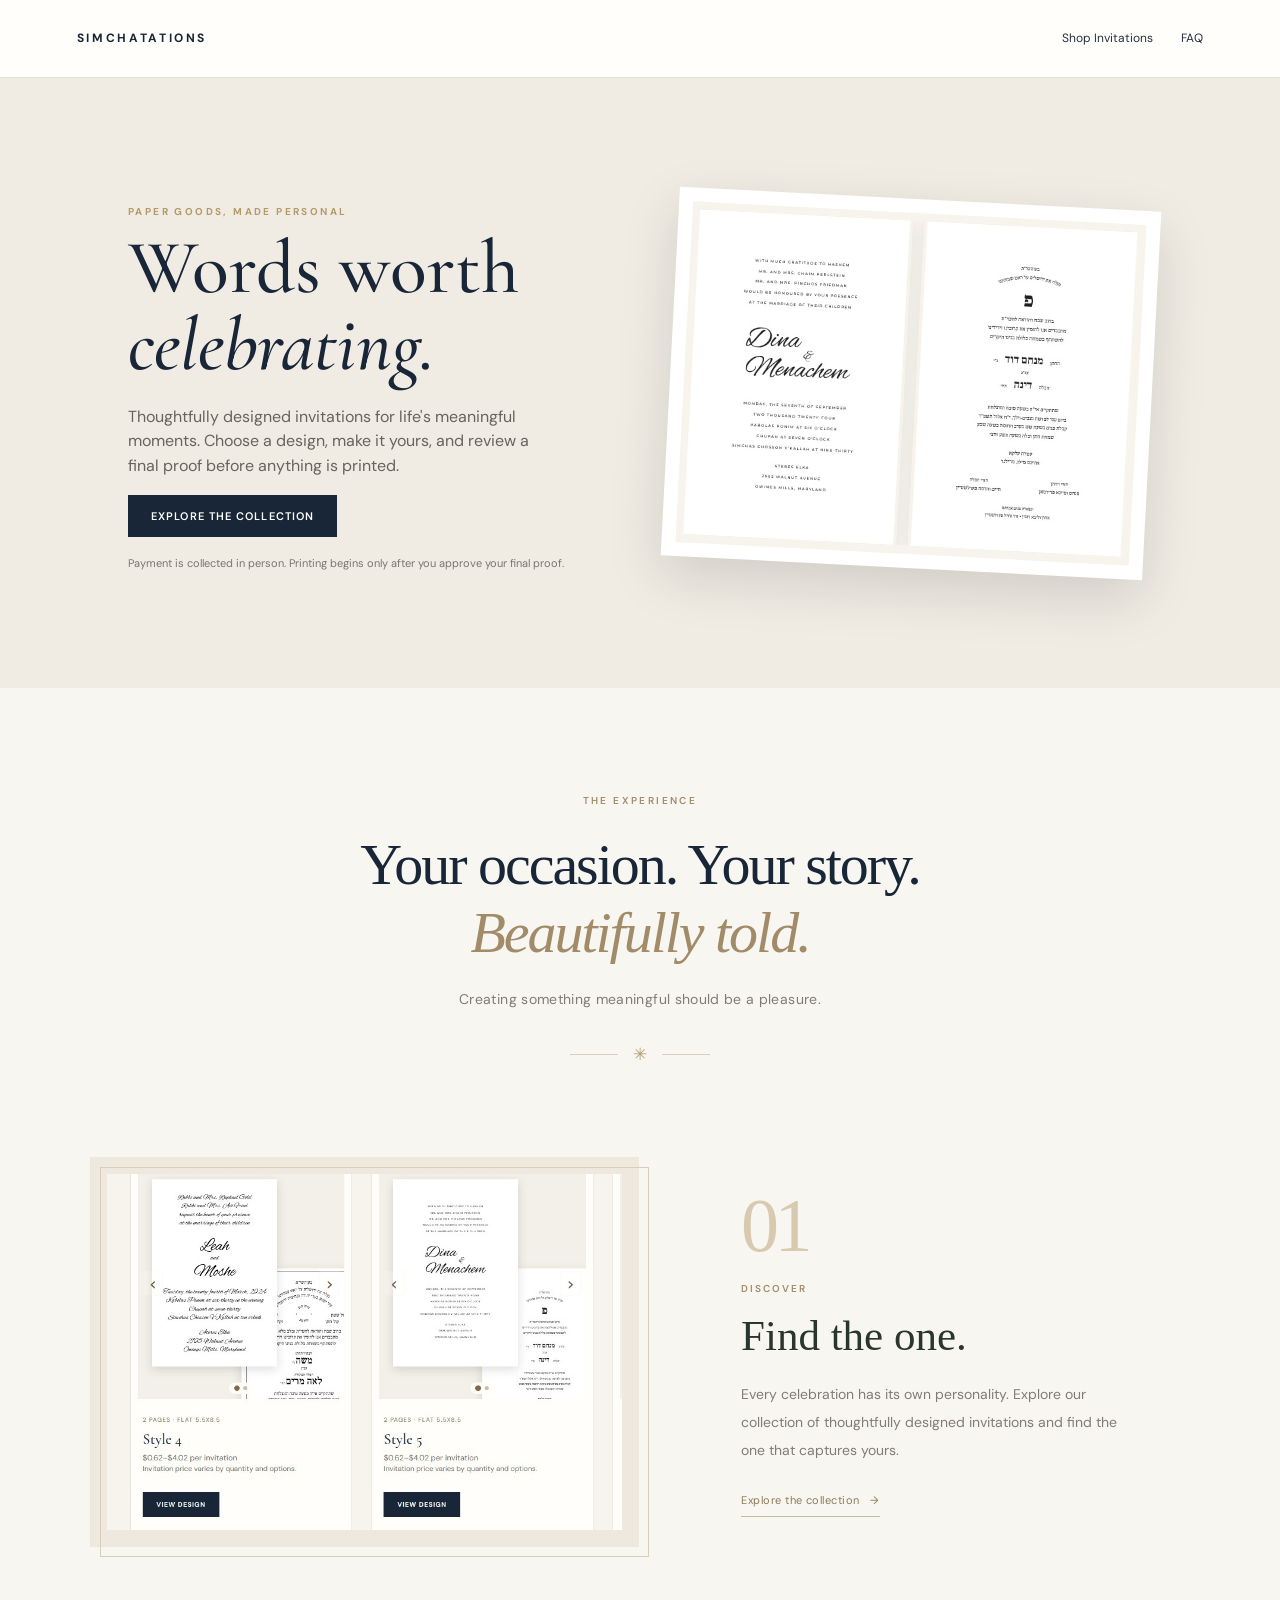
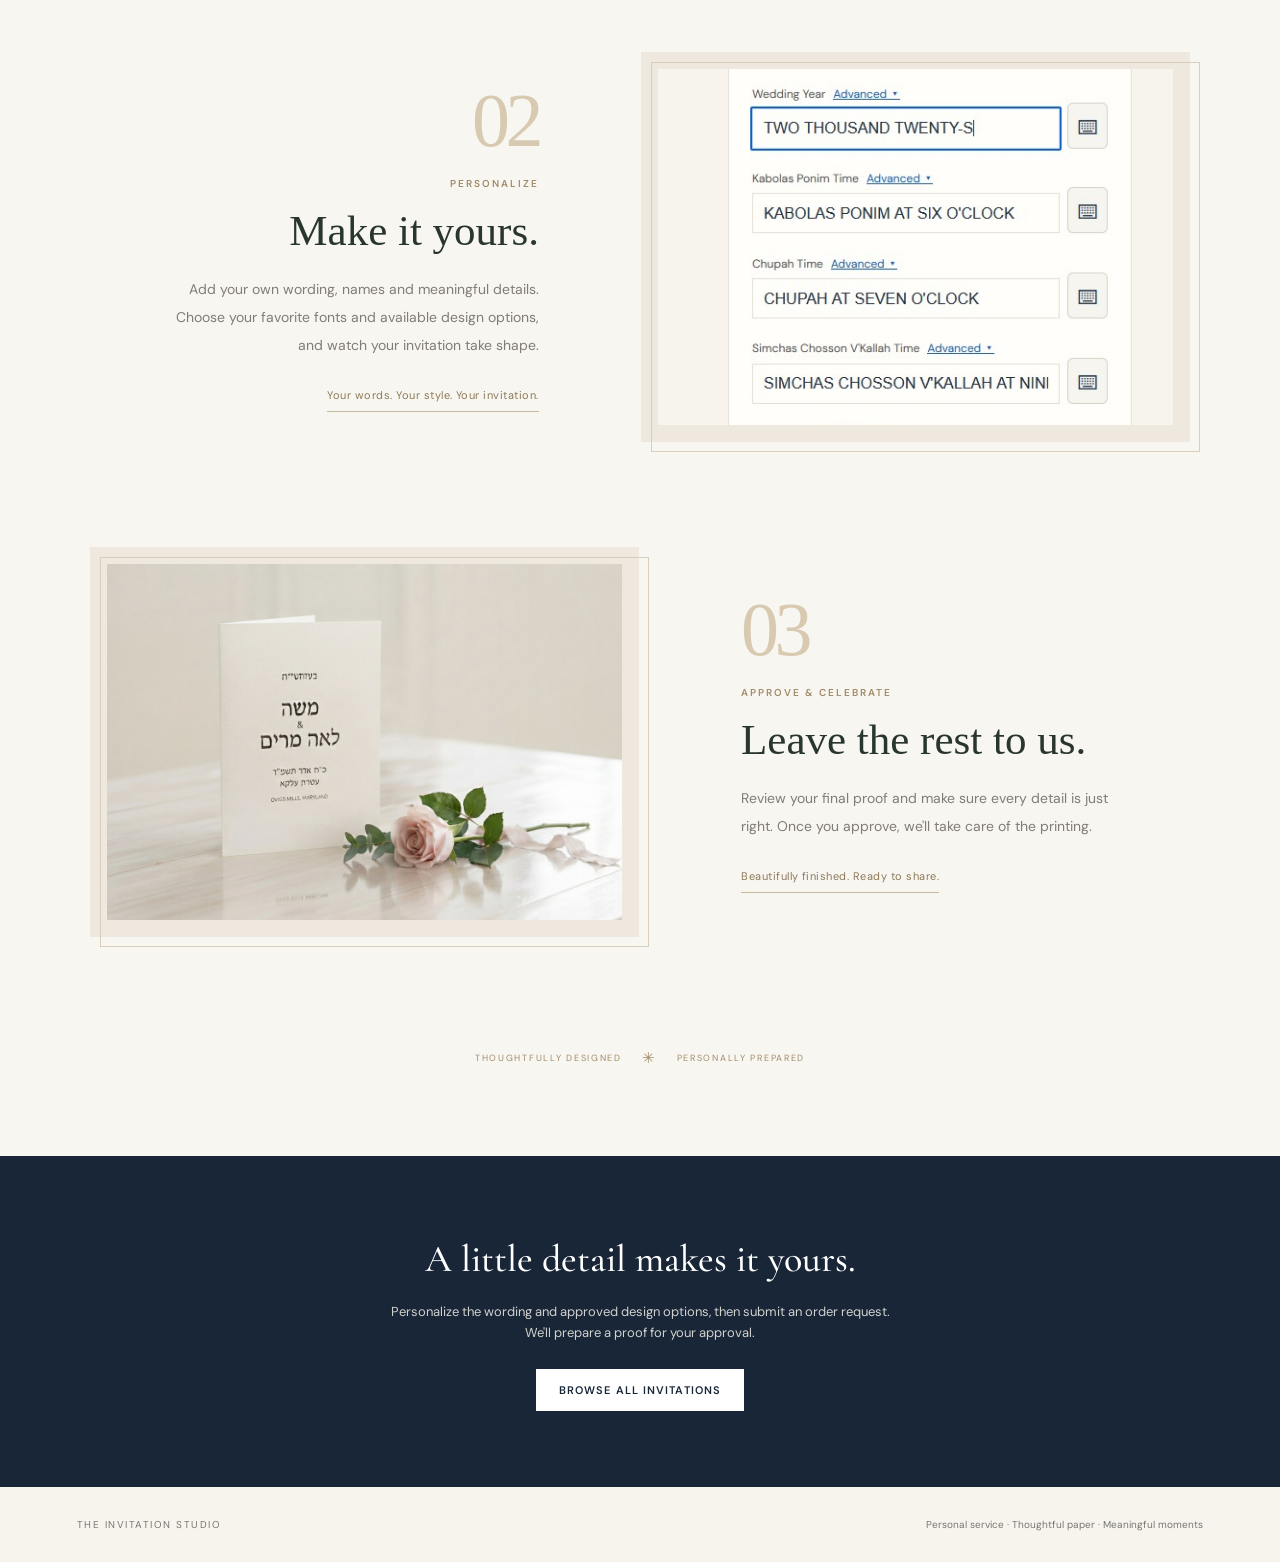
<file: index.html>
<!doctype html>
<html lang="en">
    <head>
        <meta charset="utf-8" />
        <meta name="viewport" content="width=device-width,initial-scale=1" />
        <title>Simchatations</title>
        <link rel="stylesheet" href="assets/css/site.css" />
        <link rel="prefetch" href="./catalog/" as="document" />
    </head>
    <body>
        <header class="site-header">
            <a class="brand" href="index.html">SIMCHATATIONS</a>
            <nav><a href="catalog/">Shop Invitations</a><a href="faq/">FAQ</a></nav>
            
        </header>
        <main>
            <section class="hero">
                <div class="hero-copy">
                    <p class="eyebrow">PAPER GOODS, MADE PERSONAL</p>
                    <h1>Words worth<br /><em>celebrating.</em></h1>
                    <p>
                        Thoughtfully designed invitations for life's meaningful moments. Choose a design, make it yours,
                        and review a final proof before anything is printed.
                    </p>
                    <a class="button" href="catalog/">Explore the collection</a
                    ><small>Payment is collected in person. Printing begins only after you approve your final proof.</small
                    >
                </div>
<div class="hero-art">
    <div class="hero-card-image">
        <img
            src="assets/images/hero-invite.jpg"
            alt="Featured invitation design"
        >
    </div>
</div>
            </section>

            <section class="journey">
                <div class="journey-heading">
                    <span class="journey-eyebrow">THE EXPERIENCE</span>
                    <h2>
                        Your occasion. Your story.<br />
                        <em>Beautifully told.</em>
                    </h2>
                    <p>Creating something meaningful should be a pleasure.</p>
                    <div class="journey-divider">
                        <span>✳</span>
                    </div>
                </div>

                <div class="journey-steps">
                    <!-- STEP 1 -->
                    <article class="journey-step">
                        <div class="journey-image">
                            <img src="assets/images/1.jpg" alt="Explore our invitation collection" />
                        </div>

                        <div class="journey-copy">
                            <span class="journey-number">01</span>
                            <span class="journey-label">DISCOVER</span>
                            <h3>Find the one.</h3>
                            <p>
                                Every celebration has its own personality. Explore our collection of thoughtfully
                                designed invitations and find the one that captures yours.
                            </p>
                            <a href="catalog/" class="journey-link"> Explore the collection <span>→</span> </a>
                        </div>
                    </article>

                    <!-- STEP 2 -->
                    <article class="journey-step reverse">
                        <div class="journey-image">
                            <img src="assets/images/2.jpg" alt="Personalize your invitation" />
                        </div>

                        <div class="journey-copy">
                            <span class="journey-number">02</span>
                            <span class="journey-label">PERSONALIZE</span>
                            <h3>Make it yours.</h3>
                            <p>
                                Add your own wording, names and meaningful details. Choose your favorite fonts and
                                available design options, and watch your invitation take shape.
                            </p>
                            <span class="journey-link"> Your words. Your style. Your invitation. </span>
                        </div>
                    </article>

                    <!-- STEP 3 -->
                    <article class="journey-step">
                        <div class="journey-image">
                            <img src="assets/images/3.jpg" alt="Your finished invitation" />
                        </div>

                        <div class="journey-copy">
                            <span class="journey-number">03</span>
                            <span class="journey-label">APPROVE & CELEBRATE</span>
                            <h3>Leave the rest to us.</h3>
                            <p>
                                Review your final proof and make sure every detail is just right. Once you approve,
                                we'll take care of the printing.
                            </p>
                            <span class="journey-link"> Beautifully finished. Ready to share. </span>
                        </div>
                    </article>
                </div>

                <div class="journey-footer">
                    <span>THOUGHTFULLY DESIGNED</span>
                    <i>✳</i>
                    <span>PERSONALLY PREPARED</span>
                </div>
            </section>

            <section class="bottom-cta">
                <h2>A little detail makes it yours.</h2>
                <p>
                    Personalize the wording and approved design options, then submit an order request. We'll prepare a
                    proof for your approval.
                </p>
                <a class="button button-light" href="catalog/">Browse all invitations</a>
            </section>
        </main>
        <footer>THE INVITATION STUDIO <span>Personal service · Thoughtful paper · Meaningful moments</span></footer>
        <script type="module" src="assets/js/home.js"></script>
    </body>
</html>
</file>
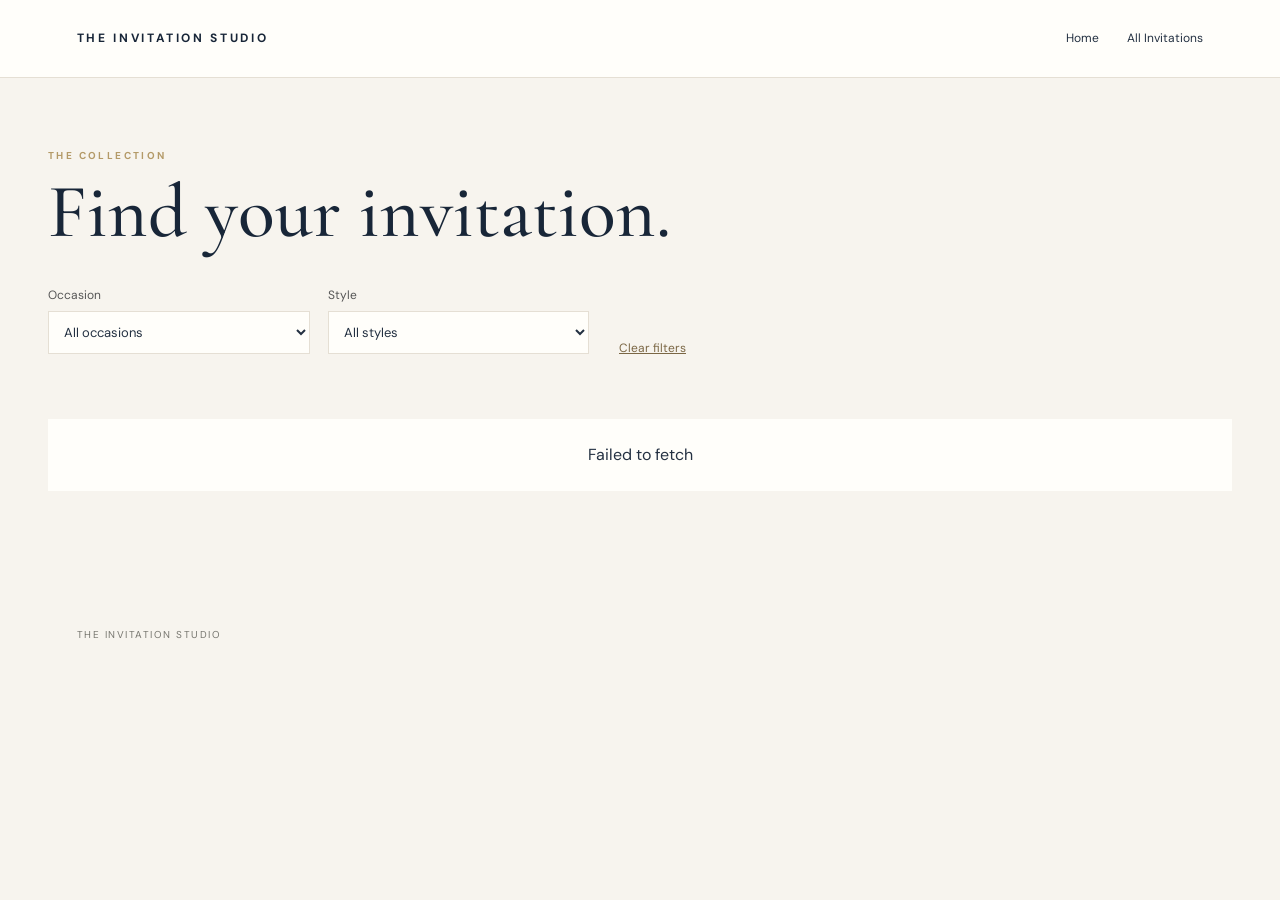
<file: catalog/index.html>
<!doctype html><html lang="en"><head><meta charset="utf-8"><meta name="viewport" content="width=device-width,initial-scale=1"><title>Invitation Collection</title><link rel="stylesheet" href="../assets/css/site.css"><link rel="stylesheet" href="../assets/css/catalog.css"></head><body>
<header class="site-header"><a class="brand" href="../index.html">THE INVITATION STUDIO</a><nav><a href="../index.html">Home</a><a href="./">All Invitations</a></nav><link rel="preconnect" href="https://fonts.googleapis.com">
<link rel="preconnect" href="https://fonts.gstatic.com" crossorigin></header>
<main class="page-wrap"><p class="eyebrow">THE COLLECTION</p><h1>Find your invitation.</h1><div class="filters"><label>Occasion<select id="occasionFilter"><option value="">All occasions</option></select></label><label>Style<select id="styleFilter"><option value="">All styles</option></select></label><button id="clearFilters" class="text-button">Clear filters</button></div><p id="resultCount" class="muted"></p><div id="catalogGrid" class="catalog-grid"></div><p id="catalogMessage" class="message" hidden></p></main><footer>THE INVITATION STUDIO</footer>
<script type="module" src="../assets/js/catalog.js"></script></body></html>
</file>
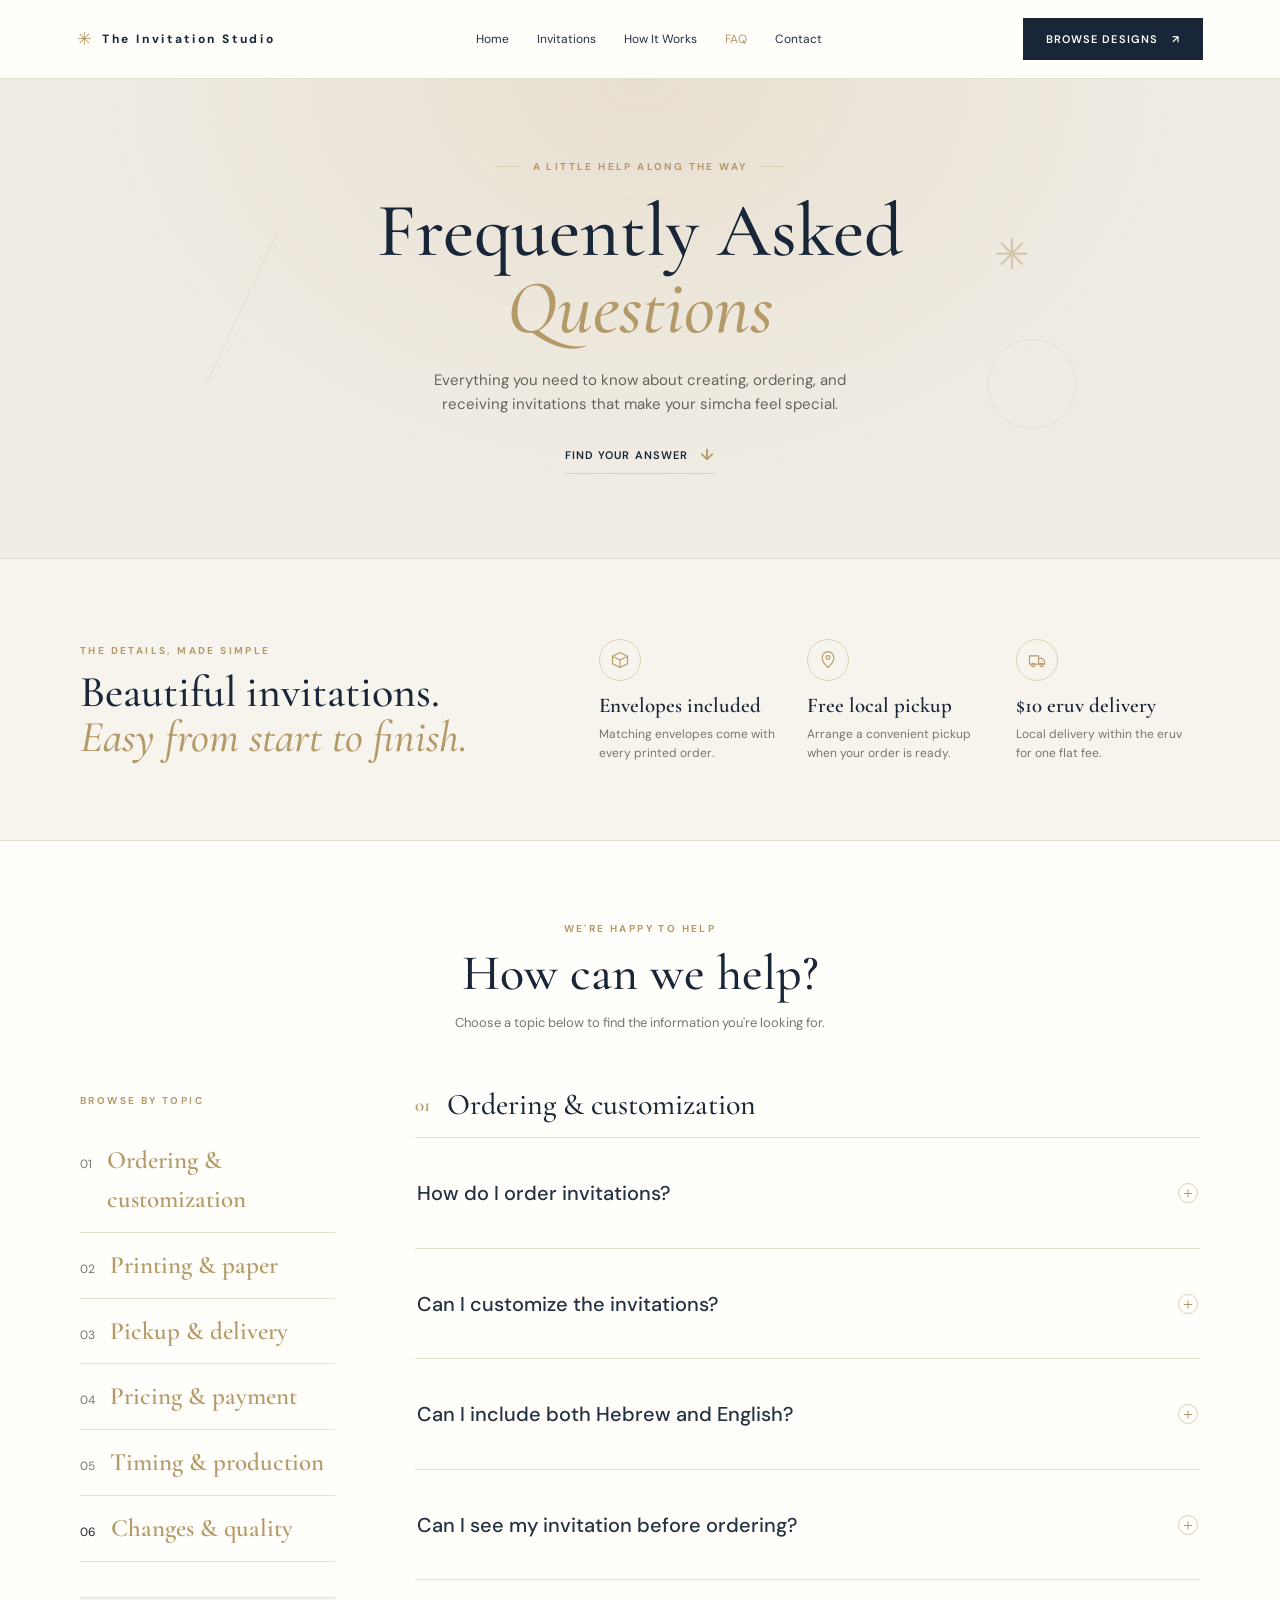
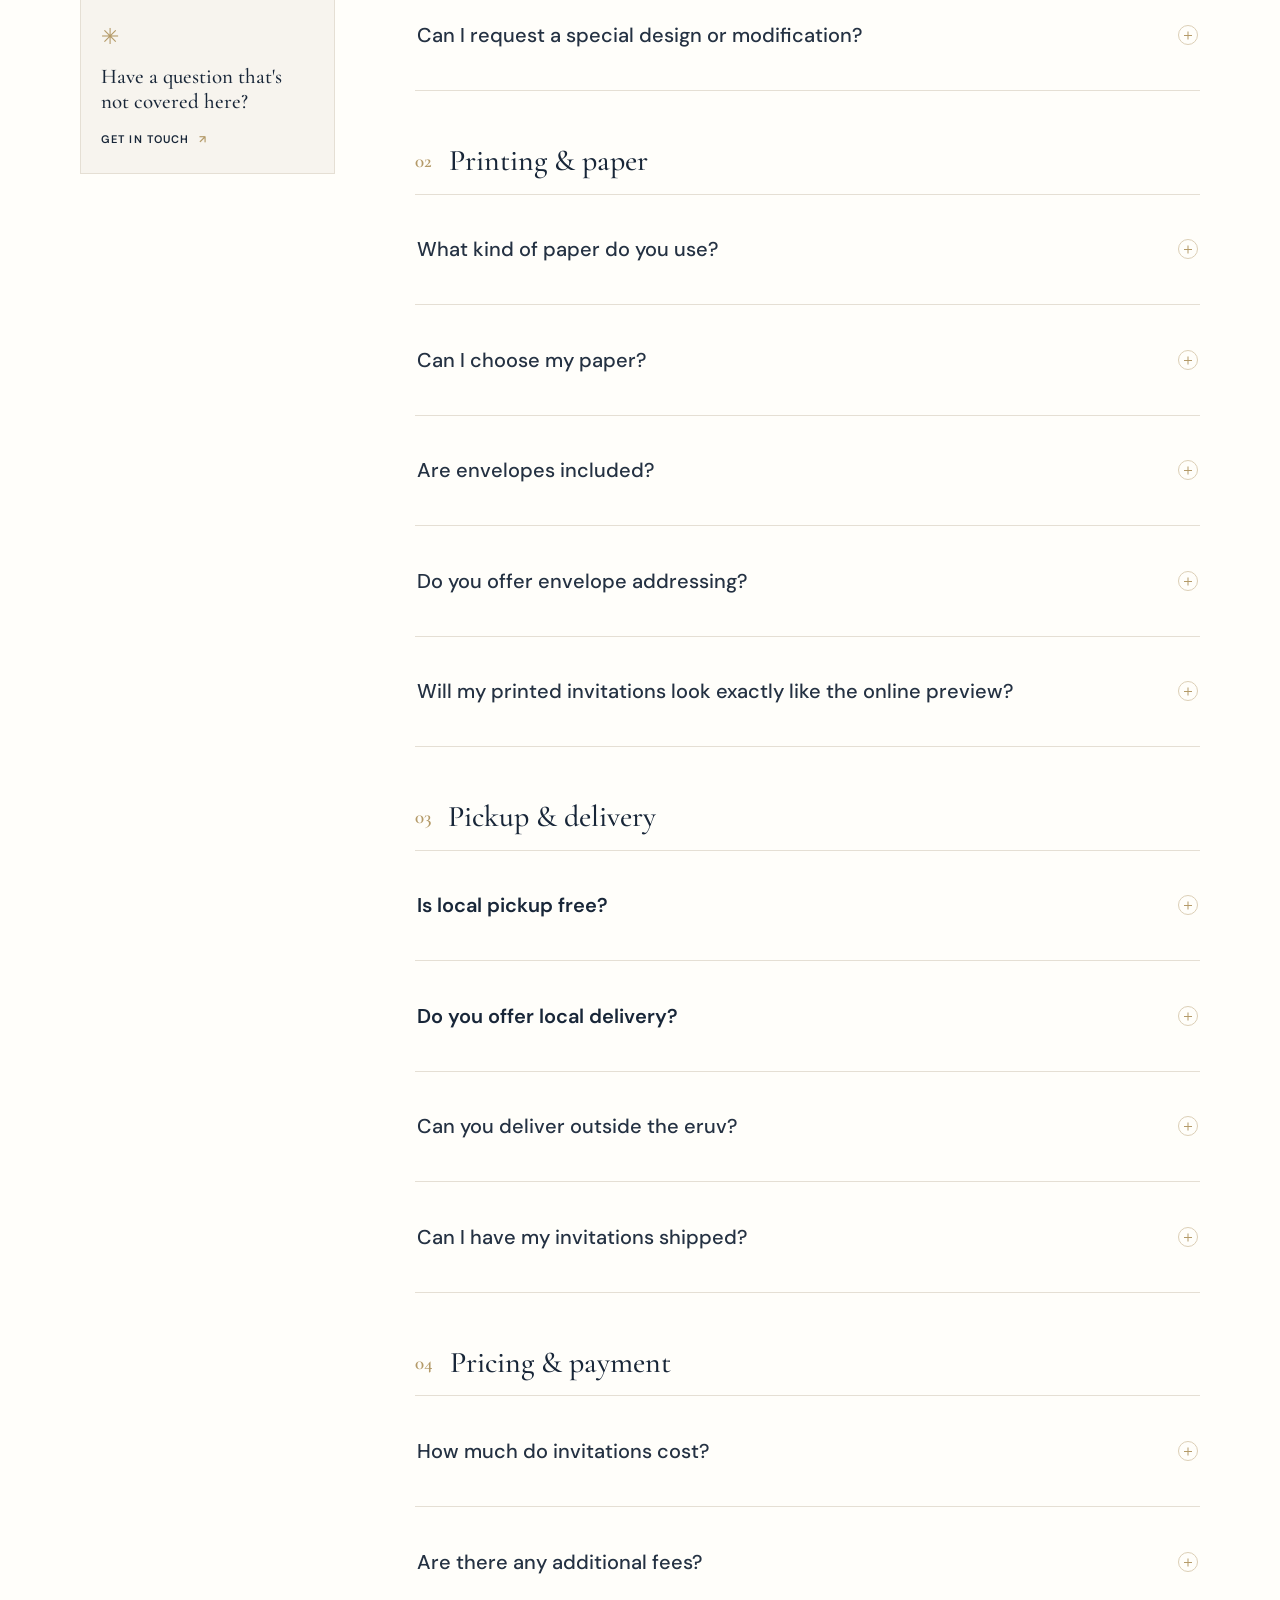
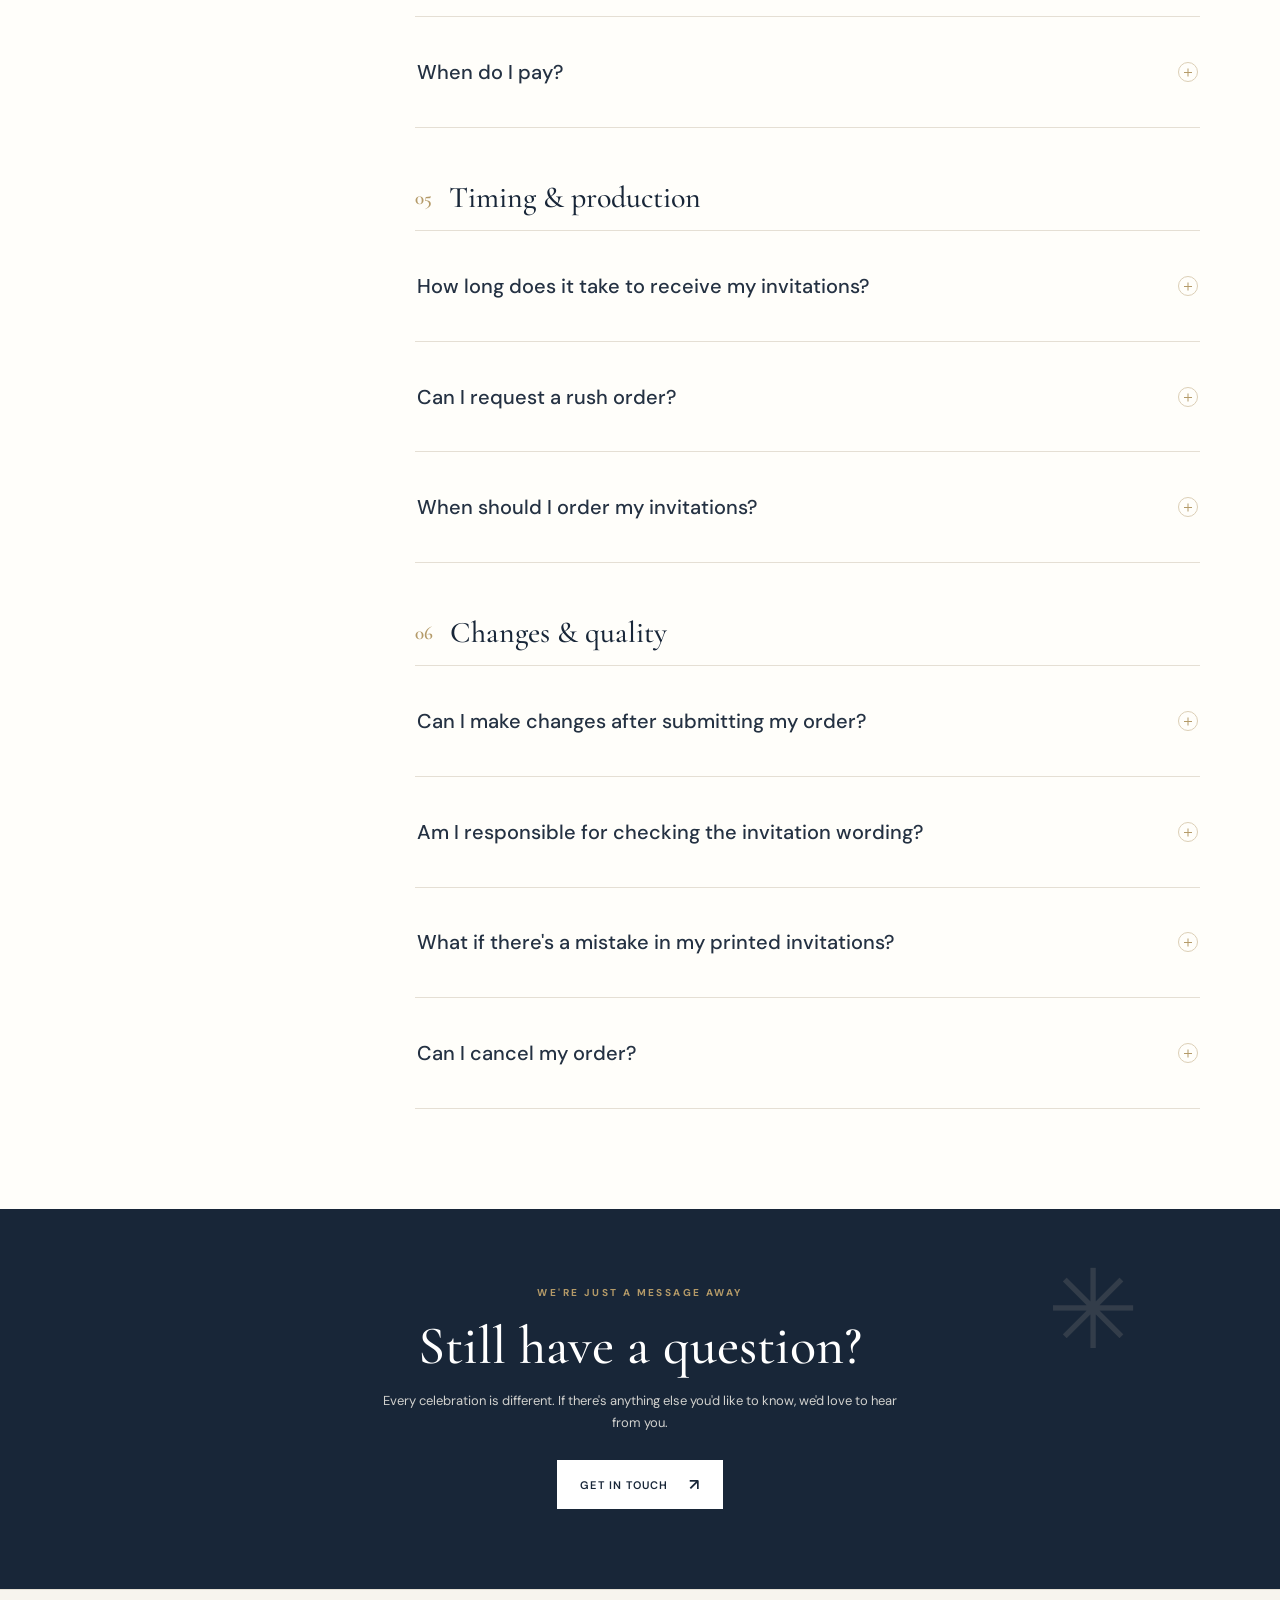
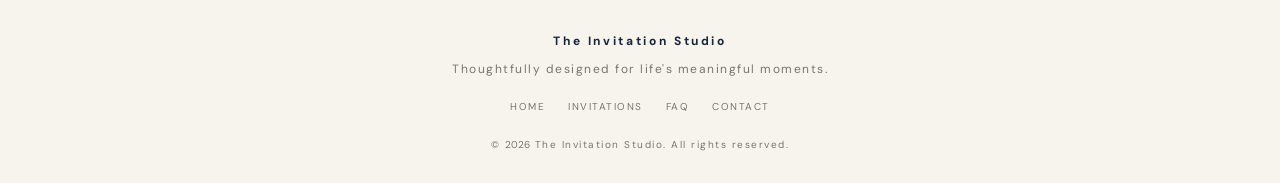
<file: faq/index.html>
<!DOCTYPE html>
<html lang="en">
<head>
  <meta charset="UTF-8">
  <meta name="viewport" content="width=device-width, initial-scale=1">
  <meta name="description" content="Answers to common questions about ordering, customizing, printing, pickup and delivery at The Invitation Studio.">
  <title>Frequently Asked Questions | The Invitation Studio</title>

  <!-- Your site's existing global styles -->
  <link rel="stylesheet" href="../assets/css/site.css">
  <!-- FAQ page-specific styles -->
  <link rel="stylesheet" href="../assets/css/faq.css">
</head>
<body>
  <a class="faq-skip-link" href="#main-content">Skip to content</a>

  <header class="faq-site-header">
    <div class="faq-header-inner">
      <a class="faq-brand" href="../index.html" aria-label="The Invitation Studio home">
        <span class="faq-brand-mark" aria-hidden="true">✳</span>
        <span class="faq-brand-name">The Invitation Studio</span>
      </a>

      <nav class="faq-main-nav" aria-label="Main navigation">
        <a href="../index.html">Home</a>
        <a href="../index.html#invitations">Invitations</a>
        <a href="../index.html#how-it-works">How It Works</a>
        <a class="is-current" href="../faq" aria-current="page">FAQ</a>
        <a href="../index.html#contact">Contact</a>
      </nav>
      <a class="faq-header-cta" href="index.html#invitations">Browse Designs <span aria-hidden="true">↗</span></a>
      <button class="faq-menu-toggle" type="button" aria-label="Open navigation" aria-expanded="false" aria-controls="faq-mobile-nav">
        <span></span><span></span>
      </button>
    </div>
    <nav class="faq-mobile-nav" id="faq-mobile-nav" aria-label="Mobile navigation" hidden>
      <a href="index.html">Home</a>
      <a href="index.html#invitations">Invitations</a>
      <a href="index.html#how-it-works">How It Works</a>
      <a href="faq.html" aria-current="page">FAQ</a>
      <a href="index.html#contact">Contact</a>
    </nav>
  </header>

  <main id="main-content" class="faq-page">
    <section class="faq-hero">
      <div class="faq-hero-inner">
        <p class="faq-eyebrow"><span></span> A little help along the way <span></span></p>
        <h1>Frequently Asked<br><em>Questions</em></h1>
        <p class="faq-hero-copy">Everything you need to know about creating, ordering, and receiving invitations that make your simcha feel special.</p>
        <a class="faq-text-link" href="#faq-list">Find your answer <span aria-hidden="true">↓</span></a>
      </div>
      <div class="faq-hero-decoration" aria-hidden="true">
        <span class="faq-deco-line"></span>
        <span class="faq-deco-spark">✳</span>
        <span class="faq-deco-circle"></span>
      </div>
    </section>

    <section class="faq-intro" aria-label="Quick service information">
      <div class="faq-intro-copy">
        <p class="faq-eyebrow">The details, made simple</p>
        <h2>Beautiful invitations.<br><em>Easy from start to finish.</em></h2>
      </div>
      <div class="faq-benefits">
        <article class="faq-benefit">
          <span class="faq-benefit-icon" aria-hidden="true">
            <svg viewBox="0 0 24 24"><path d="M3 7.5 12 3l9 4.5v9L12 21l-9-4.5z"/><path d="m3.5 7.7 8.5 4.4 8.5-4.4M12 12v8.5"/></svg>
          </span>
          <div><strong>Envelopes included</strong><p>Matching envelopes come with every printed order.</p></div>
        </article>
        <article class="faq-benefit">
          <span class="faq-benefit-icon" aria-hidden="true">
            <svg viewBox="0 0 24 24"><path d="M12 21s7-6.2 7-12a7 7 0 1 0-14 0c0 5.8 7 12 7 12Z"/><circle cx="12" cy="9" r="2.3"/></svg>
          </span>
          <div><strong>Free local pickup</strong><p>Arrange a convenient pickup when your order is ready.</p></div>
        </article>
        <article class="faq-benefit">
          <span class="faq-benefit-icon" aria-hidden="true">
            <svg viewBox="0 0 24 24"><path d="M3 7h11v10H3zM14 10h4l3 3v4h-7z"/><circle cx="7.5" cy="18" r="2"/><circle cx="17.5" cy="18" r="2"/></svg>
          </span>
          <div><strong>$10 eruv delivery</strong><p>Local delivery within the eruv for one flat fee.</p></div>
        </article>
      </div>
    </section>

    <section class="faq-content" id="faq-list">
      <div class="faq-content-heading">
        <p class="faq-eyebrow">We're happy to help</p>
        <h2>How can we help?</h2>
        <p>Choose a topic below to find the information you're looking for.</p>
      </div>

      <div class="faq-layout">
        <aside class="faq-sidebar" aria-label="FAQ topics">
          <p class="faq-sidebar-label">Browse by topic</p>
          <a href="#ordering" class="faq-topic-link is-active">01 <span>Ordering & customization</span></a>
          <a href="#printing" class="faq-topic-link">02 <span>Printing & paper</span></a>
          <a href="#pickup" class="faq-topic-link">03 <span>Pickup & delivery</span></a>
          <a href="#payment" class="faq-topic-link">04 <span>Pricing & payment</span></a>
          <a href="#timing" class="faq-topic-link">05 <span>Timing & production</span></a>
          <a href="#changes" class="faq-topic-link">06 <span>Changes & quality</span></a>
          <div class="faq-sidebar-note">
            <span aria-hidden="true">✳</span>
            <p>Have a question that's not covered here?</p>
            <a href="index.html#contact">Get in touch <span aria-hidden="true">↗</span></a>
          </div>
        </aside>

        <div class="faq-questions">
          <section class="faq-group" id="ordering">
            <div class="faq-group-heading"><span>01</span><h3>Ordering & customization</h3></div>
            <article class="faq-item">
              <h4><button class="faq-question" aria-expanded="false"><span>How do I order invitations?</span><i aria-hidden="true"></i></button></h4>
              <div class="faq-answer" hidden><p>Browse our collection and choose a design you love. Personalize your invitation using our online editor, then submit your order request. We'll review the details with you and confirm your order before printing.</p></div>
            </article>
            <article class="faq-item">
              <h4><button class="faq-question" aria-expanded="false"><span>Can I customize the invitations?</span><i aria-hidden="true"></i></button></h4>
              <div class="faq-answer" hidden><p>Absolutely! Our invitations are designed to be personalized. Depending on the design, you can customize names, wording, fonts, text placement, and other available design details.</p></div>
            </article>
            <article class="faq-item">
              <h4><button class="faq-question" aria-expanded="false"><span>Can I include both Hebrew and English?</span><i aria-hidden="true"></i></button></h4>
              <div class="faq-answer" hidden><p>Yes. Many designs accommodate both Hebrew and English text, making it easy to create an invitation that reflects your family and your simcha.</p></div>
            </article>
            <article class="faq-item">
              <h4><button class="faq-question" aria-expanded="false"><span>Can I see my invitation before ordering?</span><i aria-hidden="true"></i></button></h4>
              <div class="faq-answer" hidden><p>Yes! The online editor provides a live preview as you make changes, so you can see how your personalized invitation comes together before submitting your order.</p></div>
            </article>
            <article class="faq-item">
              <h4><button class="faq-question" aria-expanded="false"><span>Can I request a special design or modification?</span><i aria-hidden="true"></i></button></h4>
              <div class="faq-answer" hidden><p>Have something specific in mind? Contact us with your idea. We'll do our best to accommodate special requests and modifications.</p></div>
            </article>
          </section>

          <section class="faq-group" id="printing">
            <div class="faq-group-heading"><span>02</span><h3>Printing & paper</h3></div>
            <article class="faq-item">
              <h4><button class="faq-question" aria-expanded="false"><span>What kind of paper do you use?</span><i aria-hidden="true"></i></button></h4>
              <div class="faq-answer" hidden><p>We offer a selection of quality cardstock and specialty papers to complement our invitation designs. Available options may vary by design and are shown during the ordering process.</p></div>
            </article>
            <article class="faq-item">
              <h4><button class="faq-question" aria-expanded="false"><span>Can I choose my paper?</span><i aria-hidden="true"></i></button></h4>
              <div class="faq-answer" hidden><p>Yes. Where multiple options are available, you can choose the paper or finish that best suits the look and feel you want.</p></div>
            </article>
            <article class="faq-item">
              <h4><button class="faq-question" aria-expanded="false"><span>Are envelopes included?</span><i aria-hidden="true"></i></button></h4>
              <div class="faq-answer" hidden><p>Yes! Matching envelopes are included with every printed invitation order at no additional charge.</p></div>
            </article>
            <article class="faq-item">
              <h4><button class="faq-question" aria-expanded="false"><span>Do you offer envelope addressing?</span><i aria-hidden="true"></i></button></h4>
              <div class="faq-answer" hidden><p>We do! Optional envelope addressing is available for an additional fee. It's a convenient way to have your invitations ready to send. The fee will be confirmed based on the quantity and addressing details.</p></div>
            </article>
            <article class="faq-item">
              <h4><button class="faq-question" aria-expanded="false"><span>Will my printed invitations look exactly like the online preview?</span><i aria-hidden="true"></i></button></h4>
              <div class="faq-answer" hidden><p>We take care to make your printed invitations closely match the approved design. Please note that colors can appear slightly different on printed paper than they do on computer and phone screens.</p></div>
            </article>
          </section>

          <section class="faq-group" id="pickup">
            <div class="faq-group-heading"><span>03</span><h3>Pickup & delivery</h3></div>
            <article class="faq-item faq-item-featured">
              <h4><button class="faq-question" aria-expanded="false"><span>Is local pickup free?</span><i aria-hidden="true"></i></button></h4>
              <div class="faq-answer" hidden><p>Yes! Local pickup is always free. Once your invitations are ready, we'll contact you to arrange a convenient pickup time.</p></div>
            </article>
            <article class="faq-item faq-item-featured">
              <h4><button class="faq-question" aria-expanded="false"><span>Do you offer local delivery?</span><i aria-hidden="true"></i></button></h4>
              <div class="faq-answer" hidden><p>Yes! We offer local delivery within the eruv for a flat fee of <strong>$10 per order</strong>. We'll coordinate delivery details with you when your order is ready.</p></div>
            </article>
            <article class="faq-item">
              <h4><button class="faq-question" aria-expanded="false"><span>Can you deliver outside the eruv?</span><i aria-hidden="true"></i></button></h4>
              <div class="faq-answer" hidden><p>Our standard $10 delivery service is for locations within the eruv. If you're outside the delivery area, contact us and we'll see whether another arrangement can be made.</p></div>
            </article>
            <article class="faq-item">
              <h4><button class="faq-question" aria-expanded="false"><span>Can I have my invitations shipped?</span><i aria-hidden="true"></i></button></h4>
              <div class="faq-answer" hidden><p>Our standard options are free local pickup and $10 delivery within the eruv. Please contact us if you need an alternative arrangement.</p></div>
            </article>
          </section>

          <section class="faq-group" id="payment">
            <div class="faq-group-heading"><span>04</span><h3>Pricing & payment</h3></div>
            <article class="faq-item">
              <h4><button class="faq-question" aria-expanded="false"><span>How much do invitations cost?</span><i aria-hidden="true"></i></button></h4>
              <div class="faq-answer" hidden><p>Pricing depends on the selected design, quantity, and paper options. You'll be able to review your order details and pricing before confirming your order.</p></div>
            </article>
            <article class="faq-item">
              <h4><button class="faq-question" aria-expanded="false"><span>Are there any additional fees?</span><i aria-hidden="true"></i></button></h4>
              <div class="faq-answer" hidden><p>Matching envelopes are included with printed invitations. Optional envelope addressing is available for an additional fee. Local pickup is free, and delivery within the eruv is $10.</p></div>
            </article>
            <article class="faq-item">
              <h4><button class="faq-question" aria-expanded="false"><span>When do I pay?</span><i aria-hidden="true"></i></button></h4>
              <div class="faq-answer" hidden><p>We'll confirm the total and payment arrangements when your order is finalized. Payment is due when your completed order is picked up or delivered.</p></div>
            </article>
          </section>

          <section class="faq-group" id="timing">
            <div class="faq-group-heading"><span>05</span><h3>Timing & production</h3></div>
            <article class="faq-item">
              <h4><button class="faq-question" aria-expanded="false"><span>How long does it take to receive my invitations?</span><i aria-hidden="true"></i></button></h4>
              <div class="faq-answer" hidden><p>Most orders are ready within 5–7 business days after final design approval. Larger orders or special paper requests may require additional time. We'll provide an estimated completion date when your order is confirmed.</p></div>
            </article>
            <article class="faq-item">
              <h4><button class="faq-question" aria-expanded="false"><span>Can I request a rush order?</span><i aria-hidden="true"></i></button></h4>
              <div class="faq-answer" hidden><p>Have an event coming up soon? Let us know your date. We'll do our best to accommodate rush requests, depending on our current production schedule.</p></div>
            </article>
            <article class="faq-item">
              <h4><button class="faq-question" aria-expanded="false"><span>When should I order my invitations?</span><i aria-hidden="true"></i></button></h4>
              <div class="faq-answer" hidden><p>We recommend ordering at least 3–4 weeks before your event. This leaves time for personalization, review, printing, and getting your invitations to your guests.</p></div>
            </article>
          </section>

          <section class="faq-group" id="changes">
            <div class="faq-group-heading"><span>06</span><h3>Changes & quality</h3></div>
            <article class="faq-item">
              <h4><button class="faq-question" aria-expanded="false"><span>Can I make changes after submitting my order?</span><i aria-hidden="true"></i></button></h4>
              <div class="faq-answer" hidden><p>If you need to make a change, contact us as soon as possible. Changes can generally be accommodated before printing begins. Once production has started, changes may not be possible.</p></div>
            </article>
            <article class="faq-item">
              <h4><button class="faq-question" aria-expanded="false"><span>Am I responsible for checking the invitation wording?</span><i aria-hidden="true"></i></button></h4>
              <div class="faq-answer" hidden><p>Yes. Before approving your final design, carefully review all names, dates, times, addresses, Hebrew and English spelling, and other details. Printing begins only after you approve the final version.</p></div>
            </article>
            <article class="faq-item">
              <h4><button class="faq-question" aria-expanded="false"><span>What if there's a mistake in my printed invitations?</span><i aria-hidden="true"></i></button></h4>
              <div class="faq-answer" hidden><p>We stand behind the quality of our work. If there's a printing defect or an error on our part, contact us within 7 days of receiving your order so we can review the issue and make it right.</p></div>
            </article>
            <article class="faq-item">
              <h4><button class="faq-question" aria-expanded="false"><span>Can I cancel my order?</span><i aria-hidden="true"></i></button></h4>
              <div class="faq-answer" hidden><p>Orders may be canceled before printing begins. Once an order has entered production, cancellations and refunds may no longer be possible. Please contact us as soon as possible if you need to cancel.</p></div>
            </article>
          </section>
        </div>
      </div>
    </section>

    <section class="faq-contact">
      <div class="faq-contact-ornament" aria-hidden="true">✳</div>
      <p class="faq-eyebrow">We're just a message away</p>
      <h2>Still have a question?</h2>
      <p>Every celebration is different. If there's anything else you'd like to know, we'd love to hear from you.</p>
      <a class="faq-contact-button" href="index.html#contact">Get in touch <span aria-hidden="true">↗</span></a>
    </section>
  </main>

  <footer class="faq-footer">
    <div class="faq-footer-inner">
      <a class="faq-footer-brand" href="index.html">The Invitation Studio</a>
      <p>Thoughtfully designed for life's meaningful moments.</p>
      <div class="faq-footer-links"><a href="index.html">Home</a><a href="index.html#invitations">Invitations</a><a href="faq.html">FAQ</a><a href="index.html#contact">Contact</a></div>
      <small>© <span id="faq-year"></span> The Invitation Studio. All rights reserved.</small>
    </div>
  </footer>

  <script src="../assets/js/faq.js" defer></script>
</body>
</html>
</file>
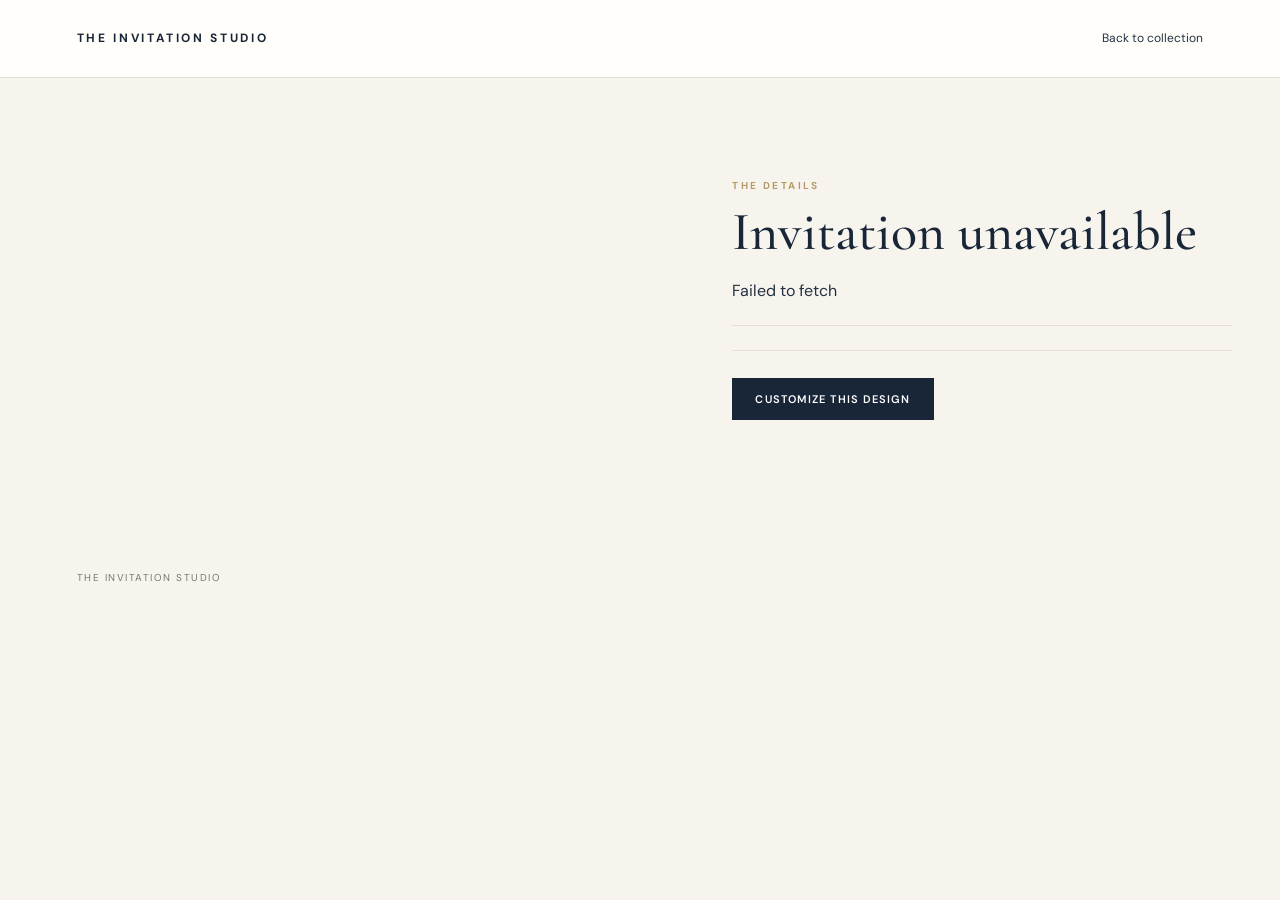
<file: invitation/index.html>
<!doctype html><html lang="en"><head><meta charset="utf-8"><meta name="viewport" content="width=device-width,initial-scale=1"><title>Invitation Details</title><link rel="stylesheet" href="../assets/css/site.css"></head><body>
<header class="site-header"><a class="brand" href="../index.html">THE INVITATION STUDIO</a><nav><a id="backToCatalog" href="../catalog/">Back to collection</a></nav><link rel="preconnect" href="https://fonts.googleapis.com">
<link rel="preconnect" href="https://fonts.gstatic.com" crossorigin></header>
<main class="page-wrap detail-layout"><div><div id="detailPages" class="detail-pages"></div></div><section class="detail-copy"><p class="eyebrow">THE DETAILS</p><h1 id="detailTitle">Loading invitation…</h1><p id="detailDescription"></p><div id="detailMeta" class="meta-list"></div><p class="price" id="detailPrice"></p><a id="customizeLink" class="button" href="../customize/">Customize this design</a></section></main><footer>THE INVITATION STUDIO</footer>
<script type="module" src="../assets/js/invitation.js"></script></body></html>
</file>
<file: assets/css/site.css>
@import url('https://fonts.googleapis.com/css2?family=Cormorant+Garamond:wght@400;500;600;700&family=DM+Sans:wght@400;500;600;700&display=swap');
:root{--navy:#182638;--ink:#243142;--gold:#b49a68;--cream:#f7f4ee;--paper:#fffefa;--muted:#77766f;--line:#e5dfd4}*{box-sizing:border-box}body{margin:0;background:var(--cream);color:var(--ink);font-family:"DM Sans",sans-serif;line-height:1.55}.site-header{height:78px;padding:0 clamp(20px,6vw,88px);display:flex;align-items:center;justify-content:space-between;background:var(--paper);border-bottom:1px solid var(--line)}.brand{font-size:12px;letter-spacing:.22em;font-weight:700;color:var(--navy);text-decoration:none}.site-header nav{display:flex;gap:28px}.site-header nav a{font-size:12px;text-decoration:none;color:var(--ink)}h1,h2{font-family:"Cormorant Garamond",serif;font-weight:500;color:var(--navy);line-height:1.02}h1{font-size:clamp(44px,6vw,76px);margin:10px 0 20px}h2{font-size:38px;margin:8px 0 24px}.eyebrow{font-size:10px;letter-spacing:.24em;color:var(--gold);font-weight:700}.button{display:inline-block;border:0;background:var(--navy);color:white;text-decoration:none;padding:14px 23px;font:600 11px "DM Sans";letter-spacing:.1em;text-transform:uppercase;cursor:pointer}.button:hover{background:#30445d}.button-light{background:#fff;color:var(--navy)}.hero{min-height:610px;display:grid;grid-template-columns:1fr 1fr;align-items:center;padding:70px clamp(24px,10vw,150px);gap:60px;background:#f0ece4}.hero-copy{max-width:470px}.hero-copy>p:not(.eyebrow){color:#65645e;max-width:430px}.hero-copy small{display:block;margin-top:18px;color:var(--muted);font-size:11px}.hero-art{display:flex;justify-content:center;align-items:center;min-height:420px;background:radial-gradient(ellipse,#e4d9c7 0,transparent 68%)}.hero-card{width:275px;min-height:390px;background:#fffefa;box-shadow:0 18px 50px #1d2b381c;display:flex;flex-direction:column;align-items:center;justify-content:center;padding:30px;text-align:center;border:1px solid #e8e0d2;color:#6e604b;outline:1px solid #d6c6a9;outline-offset:-10px}.hero-card .ornament{font-size:27px;color:#b49a68}.hero-card span{font-size:8px;letter-spacing:.2em;margin:22px 0}.hero-card strong{font:500 48px/.9 "Cormorant Garamond";color:#27374a}.hero-card i{font:italic 12px "Cormorant Garamond";margin:20px}.hero-card b{font-size:8px;letter-spacing:.2em}.browse{display:grid;grid-template-columns:1fr 1fr;gap:8vw;padding:80px clamp(24px,10vw,150px);background:var(--paper)}.link-grid{display:flex;flex-wrap:wrap;gap:10px}.link-grid a{padding:11px 16px;border:1px solid var(--line);text-decoration:none;color:var(--ink);font:12px "DM Sans"}.link-grid a:hover{border-color:var(--gold)}.bottom-cta{text-align:center;padding:76px 20px;background:var(--navy);color:#e9e5dc}.bottom-cta h2{color:white}.bottom-cta p{max-width:520px;margin:0 auto 26px;color:#d1d1ce;font-size:13px}footer{padding:30px clamp(20px,6vw,88px);font-size:10px;letter-spacing:.15em;color:#77766f;display:flex;justify-content:space-between}footer span{letter-spacing:0}.page-wrap{max-width:1240px;margin:auto;padding:60px 28px 90px}.muted{color:var(--muted);font-size:12px}.message{padding:24px;background:var(--paper);text-align:center}.price{font:500 27px "Cormorant Garamond";color:var(--navy)}label{display:block;font-size:12px;color:#555;margin:0 0 14px}input,select,textarea{display:block;width:100%;margin-top:6px;padding:11px;border:1px solid var(--line);background:#fffefa;font:13px "DM Sans";color:var(--ink)}textarea{resize:vertical}@media(max-width:760px){.site-header{height:auto;min-height:70px;gap:15px}.site-header nav{gap:12px}.site-header nav a{font-size:10px}.hero{grid-template-columns:1fr;padding:55px 26px;gap:20px}.hero-art{min-height:390px}.browse{grid-template-columns:1fr;padding:55px 26px;gap:45px}footer{gap:10px;flex-direction:column}.page-wrap{padding:42px 18px 65px}}

.detail-layout {
  display: grid;
  grid-template-columns: minmax(0, 1.2fr) minmax(280px, 0.8fr);
  gap: 60px;
  align-items: start;
}

.detail-layout > div {
  min-width: 0;
  width: 100%;
}

.detail-pages {
  display: grid;
  grid-template-columns: repeat(2, minmax(0, 1fr));
  gap: 16px;
  width: 100%;
  min-width: 0;
}

.detail-pages .invitation-page {
  width: 100%;
  max-width: 100%;
  min-width: 0;
  aspect-ratio: 2 / 3;
  box-shadow: 0 5px 22px #0001;
}

.detail-copy {
  min-width: 0;
  padding: 30px 0;
}

.detail-copy h1 {
  font-size: 54px;
}

.meta-list {
  border-top: 1px solid var(--line);
  border-bottom: 1px solid var(--line);
  padding: 12px 0;
  margin: 22px 0;
}

.meta-list p {
  font-size: 12px;
}

@media (max-width: 760px) {
  .detail-layout {
    grid-template-columns: minmax(0, 1fr);
    gap: 30px;
  }

  .detail-pages {
    gap: 8px;
  }
}
.price-note,
.detail-copy .muted {
  line-height: 1.5;
}

.catalog-info small {
  display: block;
  margin-top: -6px;
  margin-bottom: 14px;
}

/* Invitation details preview layout */

.detail-layout {
    grid-template-columns: minmax(0, 1fr) minmax(280px, 0.8fr);
}

.detail-layout > div {
    min-width: 0;
    overflow: hidden;
}

.detail-pages {
    display: flex;
    flex-wrap: wrap;
    align-items: flex-start;
    gap: 16px;
    width: 100%;
    min-width: 0;
}


.detail-pages > .invitation-page {
    flex: 0 0 calc(50% - 8px);
    width: 0 !important;
    min-width: 0;
    max-width: 100%;
    height: auto !important;
    aspect-ratio: 2 / 3;
    position: relative;
    overflow: hidden;
}

.detail-pages > .invitation-page > svg {
    display: block;
    width: 100%;
    height: 100%;
}

.detail-copy {
    position: relative;
    z-index: 1;
    min-width: 0;
}

@media (max-width: 760px) {
    .detail-pages {
        gap: 8px;
    }
}



/* ==========================================
   THE INVITATION JOURNEY
========================================== */

.journey {
    background: #f8f6f1;
    padding: 105px 7% 85px;
    overflow: hidden;
    color: #29362f;
}

/* Heading */

.journey-heading {
    text-align: center;
    max-width: 760px;
    margin: 0 auto 90px;
}

.journey-eyebrow {
    display: block;
    color: #a18b69;
    font-size: 10px;
    letter-spacing: .24em;
    font-weight: 600;
    margin-bottom: 22px;
}

.journey-heading h2 {
    font-family: Georgia, serif;
    font-size: clamp(36px, 5vw, 58px);
    line-height: 1.18;
    font-weight: 400;
    margin: 0;
    letter-spacing: -.035em;
}

.journey-heading h2 em {
    color: #a18b69;
    font-weight: 400;
}

.journey-heading > p {
    color: #817c75;
    font-size: 14px;
    margin-top: 22px;
    letter-spacing: .025em;
}

.journey-divider {
    display: flex;
    align-items: center;
    justify-content: center;
    gap: 15px;
    margin-top: 30px;
    color: #b49c75;
    font-size: 17px;
}

.journey-divider::before,
.journey-divider::after {
    content: "";
    width: 48px;
    height: 1px;
    background: #d9cdbb;
}

/* Steps */

.journey-steps {
    max-width: 1100px;
    margin: 0 auto;
    display: flex;
    flex-direction: column;
    gap: 105px;
}

.journey-step {
    display: grid;
    grid-template-columns: 1.1fr .9fr;
    align-items: center;
    gap: clamp(45px, 8vw, 110px);
}

.journey-step.reverse {
    grid-template-columns: .9fr 1.1fr;
}

.journey-step.reverse .journey-image {
    order: 2;
}

.journey-step.reverse .journey-copy {
    order: 1;
    text-align: right;
    align-items: flex-end;
}

/* Images */

.journey-image {
    position: relative;
    height: 390px;
    background: #eee8df;
    padding: 17px;
    box-sizing: border-box;
}

.journey-image::before {
    content: "";
    position: absolute;
    inset: 0;
    border: 1px solid #d9cdbb;
    transform: translate(10px, 10px);
    pointer-events: none;
}

.journey-image img {
    position: relative;
    display: block;
    width: 100%;
    height: 100%;
    object-fit: cover;
    object-position: center;
    z-index: 1;
}

.image-caption {
    position: absolute;
    z-index: 2;
    bottom: 28px;
    left: 28px;
    background: rgba(248, 246, 241, .93);
    color: #8d7959;
    padding: 9px 13px;
    font-size: 8px;
    letter-spacing: .17em;
}

/* Text */

.journey-copy {
    display: flex;
    flex-direction: column;
    align-items: flex-start;
}

.journey-number {
    font-family: Georgia, serif;
    font-size: 76px;
    line-height: 1;
    font-weight: 400;
    color: #d8c9b1;
    letter-spacing: -.06em;
    margin-bottom: 18px;
}

.journey-label {
    color: #a18b69;
    font-size: 10px;
    letter-spacing: .2em;
    font-weight: 600;
    margin-bottom: 14px;
}

.journey-copy h3 {
    font-family: Georgia, serif;
    font-size: clamp(30px, 3.4vw, 43px);
    font-weight: 400;
    line-height: 1.15;
    margin: 0 0 20px;
    color: #29362f;
}

.journey-copy p {
    max-width: 390px;
    font-size: 14px;
    line-height: 2;
    color: #817c75;
    margin: 0;
}

.journey-link {
    display: inline-block;
    margin-top: 28px;
    color: #8d7959;
    font-size: 11px;
    letter-spacing: .045em;
    text-decoration: none;
    padding-bottom: 7px;
    border-bottom: 1px solid #c9b99e;
}

.journey-link span {
    padding-left: 7px;
    transition: transform .2s ease;
}

a.journey-link:hover span {
    display: inline-block;
    transform: translateX(4px);
}

/* Footer */

.journey-footer {
    display: flex;
    justify-content: center;
    align-items: center;
    gap: 20px;
    margin: 110px auto 0;
    color: #a18b69;
    font-size: 9px;
    letter-spacing: .19em;
}

.journey-footer i {
    font-style: normal;
    font-size: 15px;
}

/* Tablet */

@media (max-width: 800px) {
    .journey {
        padding-left: 6%;
        padding-right: 6%;
    }

    .journey-step,
    .journey-step.reverse {
        gap: 35px;
        grid-template-columns: 1fr 1fr;
    }

    .journey-image {
        height: 310px;
    }

    .journey-number {
        font-size: 60px;
    }
}

/* Mobile */

@media (max-width: 600px) {
    .journey {
        padding: 75px 7% 65px;
    }

    .journey-heading {
        margin-bottom: 65px;
    }

    .journey-heading h2 {
        font-size: 37px;
    }

    .journey-steps {
        gap: 65px;
    }

    .journey-step,
    .journey-step.reverse {
        display: flex;
        flex-direction: column;
        gap: 25px;
        align-items: stretch;
    }

    .journey-step.reverse .journey-image,
    .journey-step.reverse .journey-copy {
        order: initial;
    }

    .journey-step.reverse .journey-copy {
        text-align: left;
        align-items: flex-start;
    }

    .journey-image {
        height: 340px;
        width: calc(100% - 10px);
        margin-right: 10px;
    }

    .journey-number {
        font-size: 58px;
        margin-bottom: 12px;
    }

    .journey-copy h3 {
        font-size: 34px;
    }

    .journey-copy p {
        max-width: 100%;
    }

    .journey-footer {
        flex-wrap: wrap;
        gap: 12px;
        margin-top: 75px;
        font-size: 8px;
    }
}

.hero-card-image {
    width: 100%;
    max-width: 520px;
    margin: 0 auto;
    padding: 14px;
    background: #fff;
    box-shadow: 0 20px 55px rgba(0, 0, 0, .13);
    transform: rotate(3deg);
    transition: transform .6s ease;
}

.hero-card-image:hover {
    transform: rotate(0deg) translateY(-4px);
}

.hero-card-image img {
    display: block;
    width: 100%;
    height: auto;
}
</file>
<file: assets/css/catalog.css>
.filters {
    display: flex;
    align-items: end;
    gap: 18px;
    max-width: 650px;
    margin: 35px 0 18px;
}
.filters label {
    flex: 1;
}
.filters select {
    min-width: 150px;
}
.text-button {
    background: none;
    border: 0;
    color: #7b6745;
    text-decoration: underline;
    cursor: pointer;
    font: 12px "DM Sans";
    padding: 12px;
}
.catalog-grid {
    display: grid;
    grid-template-columns: repeat(3, minmax(0, 1fr));
    gap: 32px;
    margin-top: 35px;
}

.catalog-card {
    background: #fffefa;
    border: 1px solid #e9e4da;
    padding: 12px;
    transition: transform 0.25s ease, box-shadow 0.25s ease;
}

.catalog-card:hover {
    transform: translateY(-4px);
    box-shadow: 0 12px 30px rgba(0,0,0,0.06);
}

.catalog-info {
    padding: 20px 8px 12px;
}

.catalog-info h2 {
    font-size: 25px;
    font-weight: 500;
    margin: 9px 0;
}

.catalog-info p {
    font-size: 13px;
    color: var(--muted);
    margin: 5px 0;
}

.catalog-info .button {
    display: inline-block;
    margin-top: 16px;
}

.format-label {
    font-size: 10px;
    letter-spacing: 0.12em;
    text-transform: uppercase;
    color: #8b795b;
}

@media (max-width: 850px) {
    .catalog-grid {
        grid-template-columns: repeat(2, minmax(0, 1fr));
    }
}

@media (max-width: 560px) {
    .catalog-grid {
        grid-template-columns: 1fr;
        gap: 22px;
    }
}
/* =========================================
   CATALOG INVITATION PREVIEWS
========================================= */
/* =====================================
   MULTI-PAGE CATALOG PREVIEW
===================================== */

.catalog-art {
    height: 390px;
    display: flex;
    align-items: center;
    justify-content: center;
    overflow: hidden;
    background: #f3f0e9;
    position: relative;
}

.catalog-page-stack {
    --page-width: 210px;
    --page-height: 315px;

    position: relative;
    width: 300px;
    height: 350px;
    display: flex;
    align-items: center;
    justify-content: center;
}

/* Individual invitation pages */

.catalog-preview-page {
    position: absolute;
    width: var(--page-width);
    height: var(--page-height);
    left: 0;
    top: 0;

    overflow: hidden;
    background: white;

    box-shadow: 0 5px 16px rgba(0,0,0,.13);

    transform: translate(
        var(--page-offset),
        var(--page-offset)
    );

    z-index: calc(100 - var(--page-index));
}

/* SVG artwork */

.catalog-preview-page.svg-page > svg {
    width: 100%;
    height: 100%;
    display: block;
}

/* HTML artwork */

.catalog-preview-page.html-page {
    flex-shrink: 0;
}

/* Mobile */

@media (max-width: 560px) {
    .catalog-art {
        height: 420px;
    }

    .catalog-page-stack {
        transform: scale(.95);
    }
}

/* Invitation preview carousel */

.catalog-art {
    position: relative;
}

/* Selected page moves to the front */
.catalog-preview-page.is-active {
    transform: translate(0, 0);
    z-index: 200 !important;
}

/* Navigation arrows */
.preview-arrow {
    position: absolute;
    top: 50%;
    transform: translateY(-50%);
    z-index: 300;

    width: 34px;
    height: 42px;

    border: 1px solid rgba(221, 213, 200, 0.10);
    border-radius: 1px;

    background: rgba(255, 254, 250, 0.20);
    color: #66583f;

    font-size: 27px;
    line-height: 1;

    cursor: pointer;
    display: flex;
    align-items: center;
    justify-content: center;

}

.preview-arrow:hover {
    background: white;
    color: #241f18;
}

.preview-prev {
    left: 8px;
}

.preview-next {
    right: 8px;
}

/* Page indicator dots */
.preview-dots {
    position: absolute;
    bottom: 9px;
    left: 50%;
    transform: translateX(-50%);
    z-index: 300;

    display: flex;
    align-items: center;
    justify-content: center;
    gap: 7px;

    padding: 6px 10px;
    background: rgba(255, 254, 250, 0.9);
    border-radius: 20px;
}

.preview-dot {
    width: 7px;
    height: 7px;
    padding: 0;

    border: none;
    border-radius: 50%;

    background: #c8c0b3;
    cursor: pointer;
}

.preview-dot.is-active {
    background: #806b49;
    transform: scale(1.3);
}
</file>
<file: assets/css/faq.css>
/* FAQ page styles — aligned with the main site design rules.
   Designed to sit alongside assets/css/site.css.
   Selectors are scoped to .faq-page or .faq-site-header/.faq-footer. */

@import url('https://fonts.googleapis.com/css2?family=Cormorant+Garamond:wght@400;500;600;700&family=DM+Sans:wght@400;500;600;700&display=swap');

:root {
  --faq-ivory: var(--cream, #f7f4ee);
  --faq-paper: var(--paper, #fffefa);
  --faq-green: var(--navy, #182638);        /* name kept so the HTML/JS never changes */
  --faq-green-deep: #121c2a;
  --faq-gold: var(--gold, #b49a68);
  --faq-gold-light: #dccfb6;
  --faq-ink: var(--ink, #243142);
  --faq-muted: var(--muted, #77766f);
  --faq-line: var(--line, #e5dfd4);
  --faq-navy-hover: #30445d;
  --faq-hero-bg: #f0ece4;
  --faq-serif: "Cormorant Garamond", Georgia, serif;
  --faq-sans: "DM Sans", system-ui, sans-serif;
}

html { scroll-behavior: smooth; }
body {
  margin: 0;
  background: var(--faq-ivory);
  color: var(--faq-ink);
  font-family: var(--faq-sans);
  line-height: 1.55;
}

/* ---------- Skip link ---------- */
.faq-skip-link {
  position: absolute; left: -9999px; top: 8px; z-index: 1000;
  padding: 12px 16px; background: var(--faq-green); color: #fff;
  font: 600 11px var(--faq-sans); letter-spacing: .1em; text-transform: uppercase;
}
.faq-skip-link:focus { left: 12px; }

/* ---------- Header (matches .site-header) ---------- */
.faq-site-header {
  position: relative; z-index: 20;
  background: var(--faq-paper);
  border-bottom: 1px solid var(--faq-line);
}
.faq-header-inner {
  width: 100%; max-width: none; height: 78px; min-height: 78px; margin: 0;
  padding: 0 clamp(20px, 6vw, 88px);
  display: flex; align-items: center; justify-content: space-between; gap: 28px;
}
.faq-brand {
  display: inline-flex; align-items: center; gap: 10px;
  color: var(--faq-green); text-decoration: none;
}
.faq-brand-mark { color: var(--faq-gold); font-size: 18px; line-height: 1; }
.faq-brand-name, .faq-footer-brand {
  font-family: var(--faq-sans); font-size: 12px; font-weight: 700;
  letter-spacing: .22em; text-transform: none;
}
.faq-main-nav { display: flex; align-items: center; gap: 28px; }
.faq-main-nav a, .faq-mobile-nav a {
  color: var(--faq-ink); text-decoration: none; font-size: 12px;
  letter-spacing: 0; text-transform: none; transition: color .2s ease;
}
.faq-main-nav a:hover,
.faq-main-nav a.is-current,
.faq-mobile-nav a[aria-current="page"] { color: var(--faq-gold); }

.faq-header-cta, .faq-contact-button {
  display: inline-flex; align-items: center; gap: 14px;
  padding: 14px 23px; border: 0; cursor: pointer;
  background: var(--faq-green); color: #fff; text-decoration: none;
  font: 600 11px var(--faq-sans); letter-spacing: .1em; text-transform: uppercase;
  transition: background .2s ease;
}
.faq-header-cta:hover { background: var(--faq-navy-hover); }

.faq-menu-toggle { display: none; border: 0; background: transparent; padding: 10px; cursor: pointer; }
.faq-menu-toggle span { display: block; width: 23px; height: 1px; margin: 6px; background: var(--faq-green); }
.faq-mobile-nav { display: none; }

/* ---------- Page base ---------- */
.faq-page { color: var(--faq-ink); font-family: var(--faq-sans); overflow: hidden; }
.faq-page * { box-sizing: border-box; }

/* ---------- Hero (matches .hero) ---------- */
.faq-hero {
  min-height: 420px; position: relative; display: grid; place-items: center; text-align: center;
  padding: 80px 24px 84px;
  background:
    radial-gradient(ellipse at 50% 0%, rgba(228,217,199,.7), transparent 60%),
    var(--faq-hero-bg);
  border-bottom: 1px solid var(--faq-line);
}
.faq-hero-inner { position: relative; z-index: 2; max-width: 690px; }

.faq-eyebrow {
  display: flex; align-items: center; justify-content: center; gap: 12px; margin: 0 0 18px;
  color: var(--faq-gold); font-size: 10px; font-weight: 700; letter-spacing: .24em; text-transform: uppercase;
}
.faq-eyebrow span { width: 25px; height: 1px; background: var(--faq-gold-light); }

.faq-hero h1, .faq-intro h2, .faq-content-heading h2, .faq-contact h2 {
  margin: 0; color: var(--faq-green); font-family: var(--faq-serif);
  font-weight: 500; letter-spacing: 0; line-height: 1.02;
}
.faq-hero h1 { font-size: clamp(44px, 6vw, 76px); margin: 10px 0 20px; }
.faq-hero h1 em, .faq-intro h2 em { color: var(--faq-gold); font-weight: 500; font-style: italic; }
.faq-hero-copy { max-width: 470px; margin: 0 auto 26px; color: #65645e; font-size: 15px; line-height: 1.6; }

.faq-text-link {
  display: inline-flex; align-items: center; gap: 12px; color: var(--faq-green); text-decoration: none;
  font: 600 11px var(--faq-sans); letter-spacing: .1em; text-transform: uppercase;
  border-bottom: 1px solid var(--faq-gold-light); padding-bottom: 8px;
}
.faq-text-link span { color: var(--faq-gold); font-size: 16px; }

.faq-hero-decoration {
  position: absolute; width: min(950px, 80%); height: 230px; left: 50%; top: 50%;
  transform: translate(-50%, -50%); pointer-events: none; opacity: .45;
}
.faq-deco-line { position: absolute; width: 1px; height: 170px; left: 8%; top: 20px; background: var(--faq-gold-light); transform: rotate(25deg); }
.faq-deco-spark { position: absolute; right: 9%; top: 18px; color: var(--faq-gold); font-size: 42px; }
.faq-deco-circle { position: absolute; right: 4%; bottom: 5px; width: 90px; height: 90px; border: 1px solid var(--faq-gold-light); border-radius: 50%; }

/* ---------- Intro ---------- */
.faq-intro {
  width: min(1120px, calc(100% - 64px)); margin: 0 auto; padding: 80px 0 76px;
  display: grid; grid-template-columns: .85fr 1.15fr; gap: 75px; align-items: center;
}
.faq-intro .faq-eyebrow { justify-content: flex-start; margin-bottom: 12px; }
.faq-intro h2 { font-size: clamp(34px, 4vw, 44px); }
.faq-benefits { display: grid; grid-template-columns: repeat(3, 1fr); gap: 24px; }
.faq-benefit { display: flex; flex-direction: column; gap: 13px; }
.faq-benefit-icon {
  width: 42px; height: 42px; display: grid; place-items: center;
  color: var(--faq-gold); border: 1px solid var(--faq-gold-light); border-radius: 50%;
}
.faq-benefit-icon svg { width: 20px; height: 20px; fill: none; stroke: currentColor; stroke-width: 1.35; stroke-linecap: round; stroke-linejoin: round; }
.faq-benefit strong { display: block; color: var(--faq-green); font-family: var(--faq-serif); font-size: 21px; font-weight: 600; line-height: 1.15; }
.faq-benefit p { margin: 7px 0 0; color: var(--faq-muted); font-size: 12px; line-height: 1.6; }

/* ---------- Content ---------- */
.faq-content { background: var(--faq-paper); padding: 80px 0 100px; border-top: 1px solid var(--faq-line); }
.faq-content-heading { text-align: center; width: min(600px, calc(100% - 40px)); margin: 0 auto 55px; }
.faq-content-heading .faq-eyebrow { margin-bottom: 12px; }
.faq-content-heading h2 { font-size: clamp(38px, 4vw, 50px); }
.faq-content-heading > p:last-child { margin: 14px 0 0; color: var(--faq-muted); font-size: 13px; line-height: 1.6; }

.faq-layout {
  width: min(1120px, calc(100% - 64px)); margin: 0 auto;
  display: grid; grid-template-columns: 255px minmax(0, 1fr); gap: 80px; align-items: start;
}
.faq-sidebar { position: sticky; top: 30px; padding-top: 4px; }
.faq-sidebar-label { margin: 0 0 20px; color: var(--faq-gold); font-size: 10px; font-weight: 700; letter-spacing: .24em; text-transform: uppercase; }
.faq-topic-link {
  display: flex; align-items: baseline; gap: 15px; padding: 13px 0; color: var(--faq-muted);
  border-bottom: 1px solid var(--faq-line); text-decoration: none; font-size: 12px; transition: color .2s ease;
}
.faq-topic-link > :first-child { color: var(--faq-gold); font-family: var(--faq-serif); font-size: 25px; font-weight: 600; }
.faq-topic-link span { color: inherit; }
.faq-topic-link:hover, .faq-topic-link.is-active { color: var(--faq-green); }

.faq-sidebar-note { margin-top: 35px; padding: 22px 20px; background: var(--faq-ivory); border: 1px solid var(--faq-line); }
.faq-sidebar-note > span { color: var(--faq-gold); font-size: 22px; }
.faq-sidebar-note p { margin: 10px 0 12px; color: var(--faq-green); font-family: var(--faq-serif); font-size: 21px; font-weight: 500; line-height: 1.2; }
.faq-sidebar-note a { color: var(--faq-green); text-decoration: none; font: 600 11px var(--faq-sans); letter-spacing: .1em; text-transform: uppercase; }
.faq-sidebar-note a:hover { color: var(--faq-gold); }
.faq-sidebar-note a span { margin-left: 6px; color: var(--faq-gold); }

.faq-questions { min-width: 0; }
.faq-group { scroll-margin-top: 30px; margin-bottom: 54px; }
.faq-group:last-child { margin-bottom: 0; }
.faq-group-heading { display: flex; align-items: center; gap: 17px; padding-bottom: 17px; border-bottom: 1px solid var(--faq-line); }
.faq-group-heading > span { color: var(--faq-gold); font-family: var(--faq-serif); font-size: 19px; font-weight: 600; }
.faq-group-heading h3 { margin: 0; color: var(--faq-green); font-family: var(--faq-serif); font-size: 30px; font-weight: 500; line-height: 1.05; letter-spacing: 0; }

.faq-item { border-bottom: 1px solid var(--faq-line); }
.faq-question {
  width: 100%; min-height: 67px; display: flex; align-items: center; justify-content: space-between; gap: 22px;
  padding: 18px 2px; border: 0; background: transparent; color: var(--faq-ink); text-align: left;
  font-family: var(--faq-sans); font-size: 20px; font-weight: 500; line-height: 1.5; cursor: pointer;
}
.faq-question > span { transition: color .2s ease; }
.faq-question:hover > span, .faq-question[aria-expanded="true"] > span { color: var(--faq-gold); }
.faq-question i { position: relative; flex: 0 0 20px; width: 20px; height: 20px; border: 1px solid var(--faq-gold-light); border-radius: 50%; }
.faq-question i::before, .faq-question i::after { content: ""; position: absolute; left: 5px; top: 9px; width: 8px; height: 1px; background: var(--faq-gold); transition: transform .2s ease; }
.faq-question i::after { transform: rotate(90deg); }
.faq-question[aria-expanded="true"] i::after { transform: rotate(0); }
.faq-question:focus-visible { outline: 1px solid var(--faq-gold); outline-offset: 2px; }
.faq-answer { padding: 0 42px 22px 2px; color: var(--faq-muted); font-size: 20px; line-height: 1.8; }
.faq-answer p { margin: 0; }
.faq-answer strong { color: var(--faq-green); font-weight: 600; }
.faq-item-featured .faq-question > span { color: var(--faq-green); font-weight: 600; }

/* ---------- Contact CTA (matches .bottom-cta) ---------- */
.faq-contact { position: relative; overflow: hidden; padding: 76px 20px 80px; text-align: center; color: #e9e5dc; background: var(--faq-green); }
.faq-contact .faq-eyebrow { color: var(--faq-gold); }
.faq-contact h2 { color: #fff; font-size: clamp(38px, 4.5vw, 54px); }
.faq-contact > p:not(.faq-eyebrow) { max-width: 520px; margin: 17px auto 26px; color: #d1d1ce; font-size: 13px; line-height: 1.7; }
.faq-contact-button { background: #fff; color: var(--faq-green); gap: 20px; }
.faq-contact-button:hover { background: var(--faq-hero-bg); }
.faq-contact-button span { font-size: 16px; }
.faq-contact-ornament { position: absolute; right: 11%; top: 17px; color: rgba(220,207,182,.14); font-size: 110px; }

/* ---------- Footer (matches footer) ---------- */
.faq-footer { padding: 42px clamp(20px, 6vw, 88px) 30px; background: var(--faq-ivory); border-top: 1px solid var(--faq-line); text-align: center; }
.faq-footer-inner { width: min(900px, 100%); margin: 0 auto; }
.faq-footer-brand { color: var(--faq-green); text-decoration: none; }
.faq-footer p { margin: 9px 0 20px; color: var(--faq-muted); font-size: 12px; }
.faq-footer-links { display: flex; justify-content: center; flex-wrap: wrap; gap: 23px; margin-bottom: 23px; }
.faq-footer-links a { color: var(--faq-muted); text-decoration: none; font-size: 10px; letter-spacing: .15em; text-transform: uppercase; }
.faq-footer-links a:hover { color: var(--faq-gold); }
.faq-footer small { color: var(--faq-muted); font-size: 10px; letter-spacing: .15em; }

/* ---------- Responsive ---------- */
@media (max-width: 900px) {
  .faq-main-nav { gap: 15px; }
  .faq-main-nav a { font-size: 11px; }
  .faq-header-cta { padding: 12px 16px; font-size: 10px; }
  .faq-intro { gap: 38px; }
  .faq-benefits { gap: 16px; }
  .faq-layout { gap: 45px; grid-template-columns: 220px minmax(0, 1fr); }
}

@media (max-width: 700px) {
  .faq-header-inner { height: auto; min-height: 70px; padding: 0 20px; }
  .faq-main-nav, .faq-header-cta { display: none; }
  .faq-menu-toggle { display: block; }
  .faq-mobile-nav { display: flex; flex-direction: column; gap: 0; padding: 0 20px 15px; background: var(--faq-paper); }
  .faq-mobile-nav[hidden] { display: none; }
  .faq-mobile-nav a { padding: 13px 0; border-top: 1px solid var(--faq-line); font-size: 12px; }

  .faq-hero { min-height: 360px; padding: 55px 26px; }
  .faq-hero h1 { font-size: clamp(44px, 12vw, 58px); }
  .faq-hero-copy { font-size: 14px; }
  .faq-deco-line { left: 0; }
  .faq-deco-spark { right: 0; font-size: 30px; }
  .faq-deco-circle { right: -5%; width: 60px; height: 60px; }

  .faq-intro { width: calc(100% - 52px); padding: 55px 0; grid-template-columns: 1fr; gap: 34px; }
  .faq-intro h2 { font-size: 36px; }
  .faq-benefits { grid-template-columns: 1fr; gap: 21px; }
  .faq-benefit { flex-direction: row; align-items: center; gap: 15px; }
  .faq-benefit-icon { flex: 0 0 42px; }
  .faq-benefit p { margin-top: 4px; }

  .faq-content { padding: 55px 0 65px; }
  .faq-content-heading { margin-bottom: 38px; }
  .faq-layout { width: calc(100% - 36px); display: block; }
  .faq-sidebar { position: static; display: flex; flex-wrap: wrap; gap: 8px; margin-bottom: 42px; }
  .faq-sidebar-label { flex: 0 0 100%; margin-bottom: 8px; }
  .faq-topic-link { padding: 10px 14px; border: 1px solid var(--faq-line); font-size: 11px; background: var(--faq-ivory); }
  .faq-topic-link:hover { border-color: var(--faq-gold); }
  .faq-topic-link > :first-child { display: none; }
  .faq-sidebar-note { display: none; }

  .faq-group { margin-bottom: 42px; }
  .faq-group-heading h3 { font-size: 27px; }
  .faq-question { min-height: 62px; font-size: 13px; }
  .faq-answer { padding-right: 25px; font-size: 12px; }

  .faq-contact { padding: 60px 26px 65px; }
  .faq-contact-ornament { right: -5%; top: 5px; font-size: 75px; }
  .faq-footer { padding: 36px 20px 28px; }
}

@media (prefers-reduced-motion: reduce) {
  html { scroll-behavior: auto; }
  *, *::before, *::after { transition-duration: .01ms !important; animation-duration: .01ms !important; }
}
</file>
